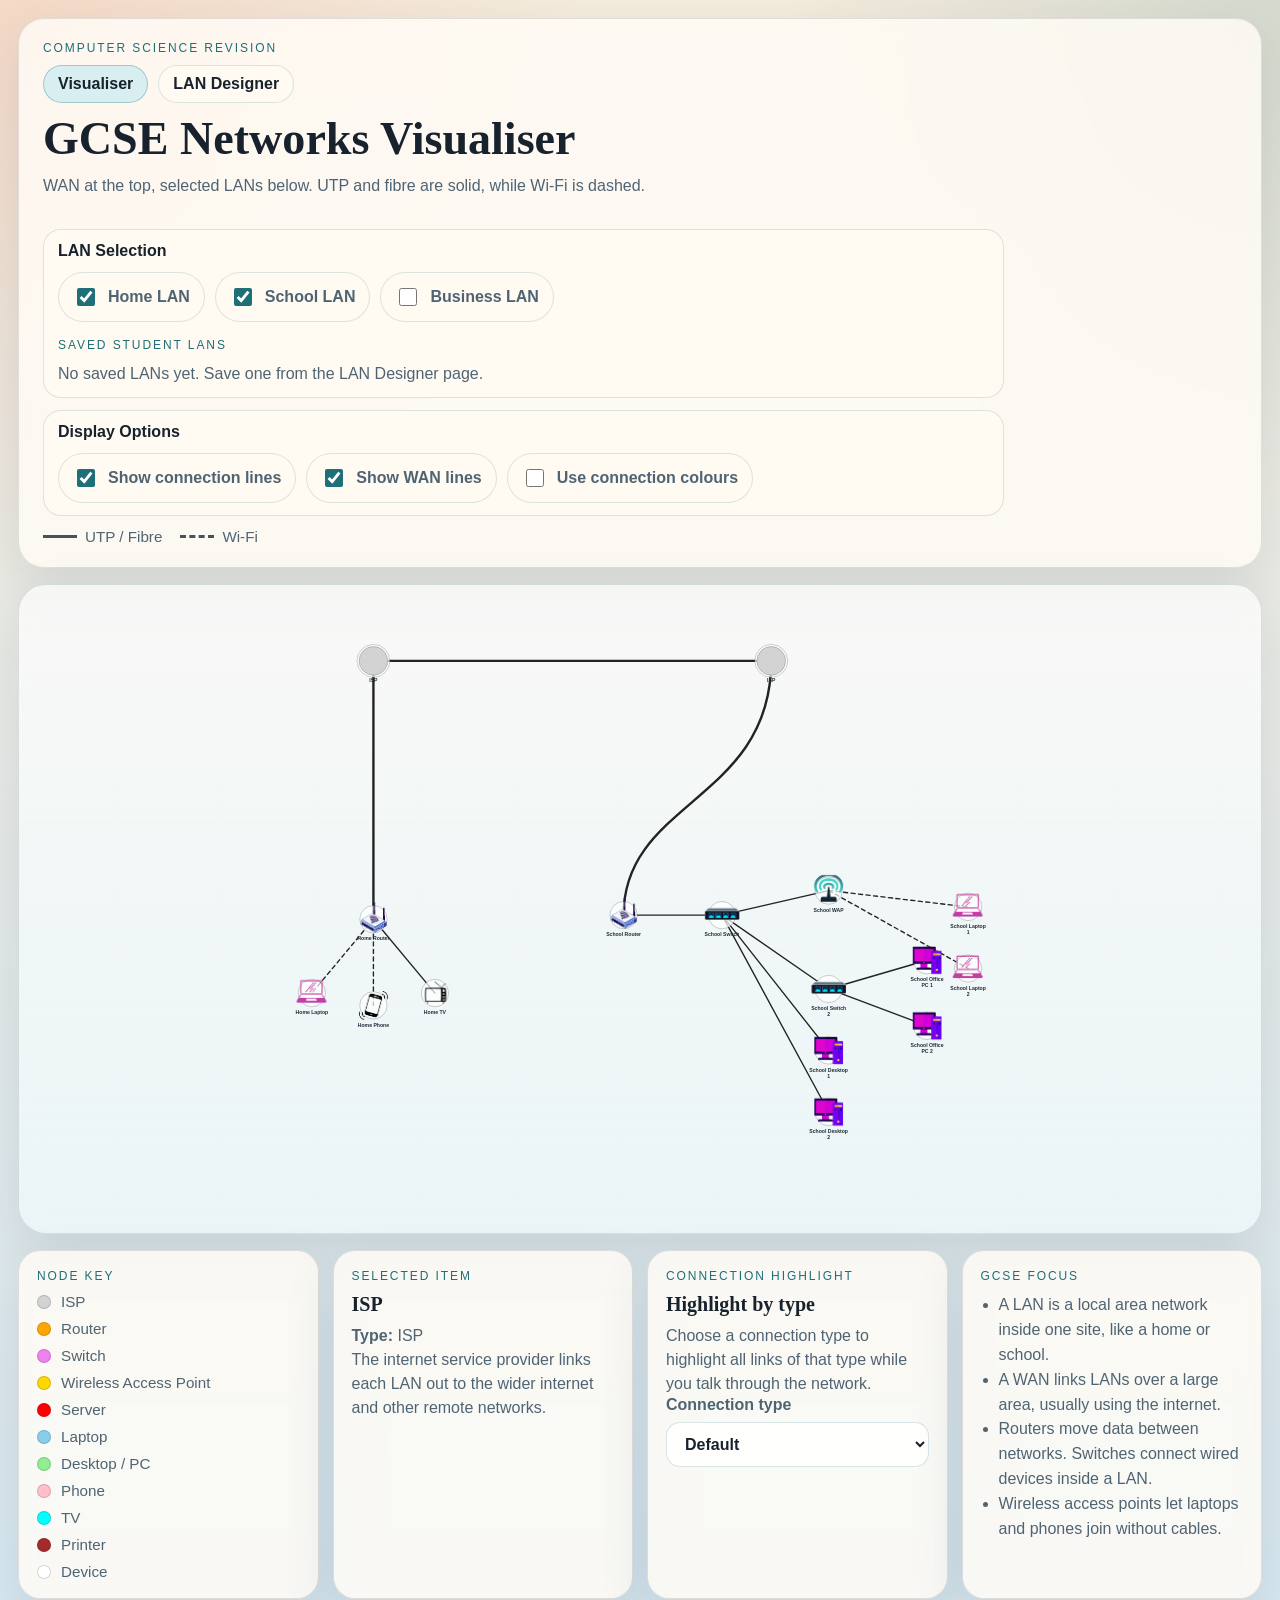
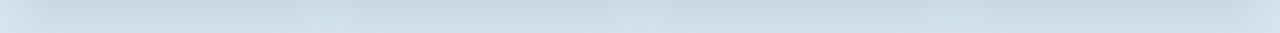
<file: web/index.html>
<!DOCTYPE html>
<html lang="en">
<head>
  <meta charset="UTF-8">
  <meta name="viewport" content="width=device-width, initial-scale=1.0">
  <title>GCSE Networks Visualiser</title>
  <link rel="stylesheet" href="styles.css">
</head>
<body>
  <div class="visualiser-page">
    <header class="topbar">
      <div class="topbar-copy">
        <p class="eyebrow">Computer Science Revision</p>
        <nav class="page-nav" aria-label="Pages">
          <a class="page-nav-link active" href="index.html">Visualiser</a>
          <a class="page-nav-link" href="designer.html">LAN Designer</a>
        </nav>
        <h1>GCSE Networks Visualiser</h1>
        <p class="intro">WAN at the top, selected LANs below. UTP and fibre are solid, while Wi-Fi is dashed.</p>
      </div>
      <div class="topbar-controls">
        <details class="control-dropdown" open>
          <summary>LAN Selection</summary>
          <form id="network-form" class="network-form">
            <label class="choice-chip">
              <input type="checkbox" name="network" value="home" checked>
              <span>Home LAN</span>
            </label>
            <label class="choice-chip">
              <input type="checkbox" name="network" value="school" checked>
              <span>School LAN</span>
            </label>
            <label class="choice-chip">
              <input type="checkbox" name="network" value="business">
              <span>Business LAN</span>
            </label>
            <div class="saved-network-panel">
              <p class="section-label">Saved Student LANs</p>
              <div id="saved-network-options" class="saved-network-options">
                <p class="small-note">No saved LANs yet. Save one from the LAN Designer page.</p>
              </div>
            </div>
          </form>
        </details>
        <details class="control-dropdown" open>
          <summary>Display Options</summary>
          <div class="dropdown-controls">
            <label class="choice-chip toggle-chip">
              <input id="show-lines-toggle" type="checkbox" checked>
              <span>Show connection lines</span>
            </label>
            <label class="choice-chip toggle-chip">
              <input id="show-wan-lines-toggle" type="checkbox" checked>
              <span>Show WAN lines</span>
            </label>
            <label class="choice-chip toggle-chip">
              <input id="show-connection-colours-toggle" type="checkbox">
              <span>Use connection colours</span>
            </label>
          </div>
        </details>
        <div class="legend">
          <span><i class="legend-line"></i> UTP / Fibre</span>
          <span><i class="legend-line dashed"></i> Wi-Fi</span>
        </div>
      </div>
    </header>

    <main class="visualiser-main">
      <div id="empty-state" class="empty-state" hidden>
        Choose at least one LAN to display the network.
      </div>

      <section id="diagram-wrapper" class="diagram-stage">
        <svg id="network-svg" viewBox="0 0 1200 800" role="img" aria-label="Network diagram"></svg>
      </section>

      <aside class="info-strip">
        <section class="info-card">
          <p class="section-label">Node key</p>
          <div id="node-legend" class="node-legend"></div>
        </section>

        <section class="info-card">
          <p class="section-label">Selected item</p>
          <div id="node-info" class="node-info">
            <h3>Click a device</h3>
            <p>Select a node in the diagram to see what it does in the network.</p>
          </div>
        </section>

        <section class="info-card">
          <p class="section-label">Connection Highlight</p>
          <div id="connection-info" class="node-info">
            <h3>Highlight by type</h3>
            <p>Choose a connection type to highlight all links of that type while you talk through the network.</p>
          </div>
          <label class="field-block">
            <span>Connection type</span>
            <select id="connection-colour-select" class="form-control">
              <option value="default">Default</option>
              <option value="wifi">Wi-Fi</option>
              <option value="utp">UTP</option>
              <option value="fibre">Fibre optic</option>
            </select>
          </label>
        </section>

        <section class="info-card">
          <p class="section-label">GCSE focus</p>
          <ul class="revision-points">
            <li>A LAN is a local area network inside one site, like a home or school.</li>
            <li>A WAN links LANs over a large area, usually using the internet.</li>
            <li>Routers move data between networks. Switches connect wired devices inside a LAN.</li>
            <li>Wireless access points let laptops and phones join without cables.</li>
          </ul>
        </section>
      </aside>
    </main>
  </div>

  <script src="app.js"></script>
</body>
</html>
</file>
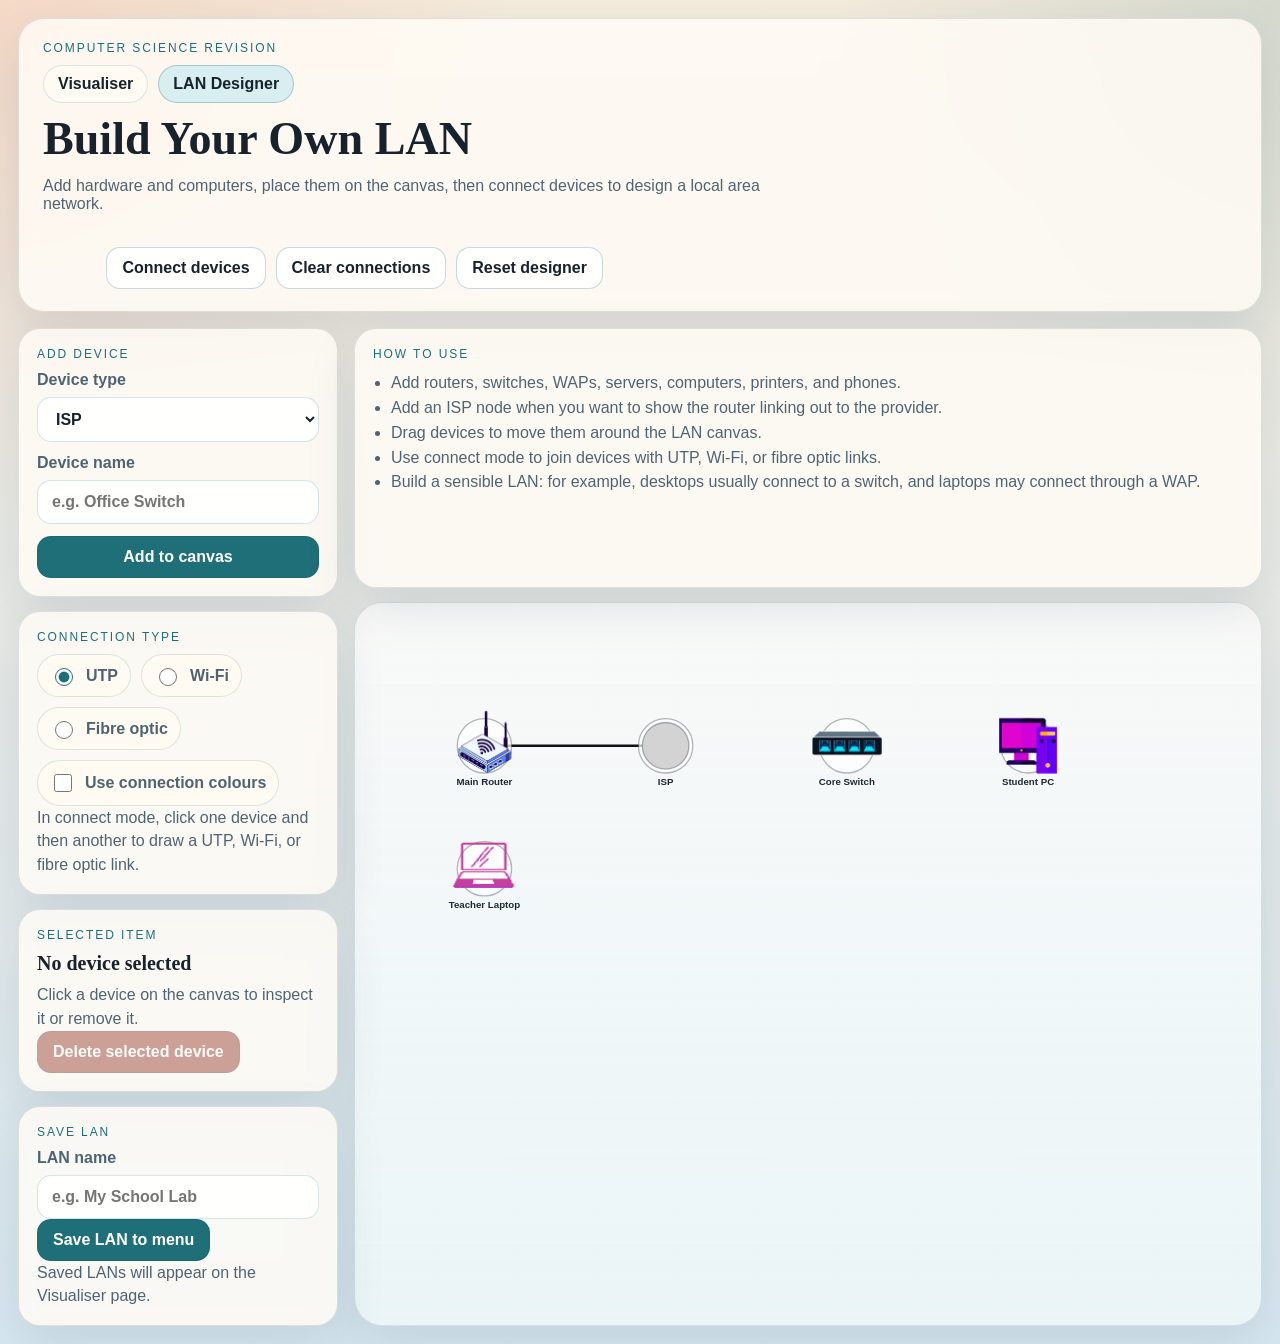
<file: web/designer.html>
<!DOCTYPE html>
<html lang="en">
<head>
  <meta charset="UTF-8">
  <meta name="viewport" content="width=device-width, initial-scale=1.0">
  <title>GCSE LAN Designer</title>
  <link rel="stylesheet" href="styles.css">
</head>
<body>
  <div class="visualiser-page">
    <header class="topbar">
      <div class="topbar-copy">
        <p class="eyebrow">Computer Science Revision</p>
        <nav class="page-nav" aria-label="Pages">
          <a class="page-nav-link" href="index.html">Visualiser</a>
          <a class="page-nav-link active" href="designer.html">LAN Designer</a>
        </nav>
        <h1>Build Your Own LAN</h1>
        <p class="intro">Add hardware and computers, place them on the canvas, then connect devices to design a local area network.</p>
      </div>
      <div class="topbar-controls designer-toolbar">
        <button id="connect-mode-button" class="action-button" type="button">Connect devices</button>
        <button id="clear-connections-button" class="action-button secondary" type="button">Clear connections</button>
        <button id="reset-design-button" class="action-button secondary" type="button">Reset designer</button>
      </div>
    </header>

    <main class="designer-layout">
      <aside class="designer-sidebar">
        <section class="info-card">
          <p class="section-label">Add device</p>
          <form id="device-form" class="designer-form">
            <label class="field-block">
              <span>Device type</span>
              <select id="device-type" class="form-control">
                <option value="isp">ISP</option>
                <option value="router">Router</option>
                <option value="switch">Switch</option>
                <option value="wap">Wireless access point</option>
                <option value="server">Server</option>
                <option value="desktop">Desktop / PC</option>
                <option value="laptop">Laptop</option>
                <option value="printer">Printer</option>
                <option value="phone">Phone</option>
                <option value="tv">TV</option>
              </select>
            </label>
            <label class="field-block">
              <span>Device name</span>
              <input id="device-name" class="form-control" type="text" placeholder="e.g. Office Switch">
            </label>
            <button class="action-button" type="submit">Add to canvas</button>
          </form>
        </section>

        <section class="info-card">
          <p class="section-label">Connection type</p>
          <div class="connection-choice-group">
            <label class="choice-chip compact">
              <input type="radio" name="connection-type" value="utp" checked>
              <span>UTP</span>
            </label>
            <label class="choice-chip compact">
              <input type="radio" name="connection-type" value="wifi">
              <span>Wi-Fi</span>
            </label>
            <label class="choice-chip compact">
              <input type="radio" name="connection-type" value="fibre">
              <span>Fibre optic</span>
            </label>
          </div>
          <label class="choice-chip compact toggle-chip">
            <input id="designer-connection-colours-toggle" type="checkbox">
            <span>Use connection colours</span>
          </label>
          <p class="small-note">In connect mode, click one device and then another to draw a UTP, Wi-Fi, or fibre optic link.</p>
        </section>

        <section class="info-card">
          <p class="section-label">Selected item</p>
          <div id="designer-info" class="node-info">
            <h3>No device selected</h3>
            <p>Click a device on the canvas to inspect it or remove it.</p>
          </div>
          <button id="delete-device-button" class="action-button danger" type="button" disabled>Delete selected device</button>
        </section>

        <section class="info-card">
          <p class="section-label">Save LAN</p>
          <label class="field-block">
            <span>LAN name</span>
            <input id="save-lan-name" class="form-control" type="text" placeholder="e.g. My School Lab">
          </label>
          <button id="save-lan-button" class="action-button" type="button">Save LAN to menu</button>
          <p id="save-status" class="small-note">Saved LANs will appear on the Visualiser page.</p>
        </section>
      </aside>

      <section class="designer-stage-wrap">
        <div class="info-card designer-instructions">
          <p class="section-label">How to use</p>
          <ul class="revision-points">
            <li>Add routers, switches, WAPs, servers, computers, printers, and phones.</li>
            <li>Add an ISP node when you want to show the router linking out to the provider.</li>
            <li>Drag devices to move them around the LAN canvas.</li>
            <li>Use connect mode to join devices with UTP, Wi-Fi, or fibre optic links.</li>
            <li>Build a sensible LAN: for example, desktops usually connect to a switch, and laptops may connect through a WAP.</li>
          </ul>
        </div>

        <div class="designer-stage">
          <svg id="designer-svg" viewBox="0 0 1400 900" role="img" aria-label="LAN design canvas"></svg>
        </div>
      </section>
    </main>
  </div>

  <script src="designer.js"></script>
</body>
</html>
</file>
<file: web/styles.css>
:root {
  --bg-top: #f5ecdd;
  --bg-bottom: #d7e7f0;
  --panel: rgba(255, 252, 246, 0.84);
  --panel-strong: rgba(255, 250, 242, 0.95);
  --ink: #17222d;
  --muted: #4f6473;
  --accent: #1f6f78;
  --outline: rgba(23, 34, 45, 0.12);
  --shadow: 0 18px 50px rgba(31, 58, 79, 0.12);
}

* {
  box-sizing: border-box;
}

body {
  margin: 0;
  min-height: 100vh;
  font-family: Verdana, Geneva, sans-serif;
  color: var(--ink);
  background:
    radial-gradient(circle at top left, rgba(244, 132, 95, 0.18), transparent 28%),
    radial-gradient(circle at top right, rgba(31, 111, 120, 0.15), transparent 24%),
    linear-gradient(180deg, var(--bg-top), var(--bg-bottom));
}

.visualiser-page {
  min-height: 100vh;
  padding: 18px;
  display: grid;
  grid-template-rows: auto 1fr;
  gap: 16px;
}

.topbar,
.diagram-stage,
.info-card,
.empty-state {
  background: var(--panel);
  backdrop-filter: blur(10px);
  border: 1px solid var(--outline);
  box-shadow: var(--shadow);
}

.topbar {
  border-radius: 26px;
  padding: 22px 24px;
  display: flex;
  justify-content: space-between;
  align-items: flex-start;
  gap: 18px 28px;
  flex-wrap: wrap;
}

.topbar-copy {
  max-width: 760px;
}

.page-nav {
  display: flex;
  gap: 10px;
  margin-bottom: 14px;
  flex-wrap: wrap;
}

.page-nav-link {
  display: inline-flex;
  align-items: center;
  padding: 9px 14px;
  border-radius: 999px;
  text-decoration: none;
  color: var(--ink);
  background: var(--panel-strong);
  border: 1px solid rgba(31, 111, 120, 0.16);
  font-weight: 700;
}

.page-nav-link.active {
  background: #d8eef0;
  border-color: rgba(31, 111, 120, 0.3);
}

.eyebrow,
.section-label {
  margin: 0 0 10px;
  text-transform: uppercase;
  letter-spacing: 0.16em;
  font-size: 0.75rem;
  color: var(--accent);
}

h1,
h2,
h3 {
  margin: 0;
  font-family: Georgia, "Times New Roman", serif;
}

h1 {
  font-size: clamp(2rem, 3.6vw, 3.4rem);
  line-height: 0.96;
  margin-bottom: 10px;
}

.intro,
.node-info p,
.revision-points,
.choice-chip,
.legend,
.node-legend {
  color: var(--muted);
}

.topbar-controls {
  min-width: min(100%, 560px);
  display: grid;
  gap: 12px;
}

.control-dropdown {
  background: var(--panel-strong);
  border: 1px solid rgba(31, 111, 120, 0.16);
  border-radius: 18px;
  padding: 12px 14px;
}

.control-dropdown summary {
  cursor: pointer;
  font-weight: 700;
  color: var(--ink);
  list-style: none;
}

.control-dropdown summary::-webkit-details-marker {
  display: none;
}

.control-dropdown[open] summary {
  margin-bottom: 12px;
}

.network-form {
  display: flex;
  gap: 10px;
  flex-wrap: wrap;
}

.dropdown-controls {
  display: flex;
  gap: 10px;
  flex-wrap: wrap;
}

.saved-network-panel {
  flex-basis: 100%;
  padding-top: 6px;
}

.saved-network-options {
  display: flex;
  gap: 10px;
  flex-wrap: wrap;
}

.saved-network-chip {
  display: flex;
  align-items: center;
  gap: 8px;
}

.saved-network-delete {
  border: 1px solid rgba(157, 73, 59, 0.22);
  background: rgba(255, 255, 255, 0.92);
  color: #9d493b;
  border-radius: 999px;
  padding: 10px 12px;
  font: inherit;
  font-weight: 700;
  cursor: pointer;
}

.choice-chip {
  display: flex;
  align-items: center;
  gap: 10px;
  padding: 12px 14px;
  border-radius: 999px;
  background: var(--panel-strong);
  border: 1px solid rgba(31, 111, 120, 0.16);
  font-weight: 700;
}

.choice-chip input {
  width: 18px;
  height: 18px;
  accent-color: var(--accent);
}

.choice-chip.compact {
  padding: 10px 12px;
}

.toggle-chip {
  width: fit-content;
}

.legend {
  display: flex;
  gap: 18px;
  flex-wrap: wrap;
  font-size: 0.95rem;
}

.legend span {
  display: inline-flex;
  align-items: center;
  gap: 8px;
}

.legend-line {
  width: 34px;
  height: 0;
  border-top: 3px solid #47525d;
}

.legend-line.dashed {
  border-top-style: dashed;
}

.visualiser-main {
  min-height: 0;
  display: grid;
  grid-template-rows: auto 1fr auto;
  gap: 16px;
}

.empty-state {
  padding: 18px;
  border-radius: 18px;
  color: #7d4a2e;
  background: rgba(255, 246, 239, 0.96);
  border-style: dashed;
}

.diagram-stage {
  min-height: 0;
  border-radius: 28px;
  overflow: hidden;
  background:
    linear-gradient(180deg, rgba(255, 255, 255, 0.7), rgba(237, 247, 248, 0.86)),
    repeating-linear-gradient(90deg, transparent, transparent 99px, rgba(31, 111, 120, 0.045) 100px),
    repeating-linear-gradient(0deg, transparent, transparent 99px, rgba(31, 111, 120, 0.045) 100px);
}

#network-svg {
  width: 100%;
  height: min(72vh, 980px);
  display: block;
}

.designer-layout {
  min-height: 0;
  display: grid;
  grid-template-columns: 320px minmax(0, 1fr);
  gap: 16px;
}

.designer-sidebar {
  display: grid;
  gap: 14px;
  align-content: start;
}

.designer-stage-wrap {
  min-width: 0;
  display: grid;
  gap: 14px;
}

.designer-stage {
  min-height: 0;
  border-radius: 28px;
  overflow: hidden;
  background:
    linear-gradient(180deg, rgba(255, 255, 255, 0.72), rgba(237, 247, 248, 0.88)),
    repeating-linear-gradient(90deg, transparent, transparent 79px, rgba(31, 111, 120, 0.045) 80px),
    repeating-linear-gradient(0deg, transparent, transparent 79px, rgba(31, 111, 120, 0.045) 80px);
  border: 1px solid var(--outline);
  box-shadow: var(--shadow);
}

#designer-svg {
  width: 100%;
  height: min(72vh, 980px);
  display: block;
}

.designer-toolbar {
  display: flex;
  gap: 10px;
  flex-wrap: wrap;
  justify-content: flex-end;
}

.designer-form {
  display: grid;
  gap: 12px;
}

.field-block {
  display: grid;
  gap: 8px;
  color: var(--muted);
  font-weight: 700;
}

.form-control {
  width: 100%;
  border: 1px solid rgba(31, 111, 120, 0.18);
  border-radius: 14px;
  padding: 12px 14px;
  font: inherit;
  color: var(--ink);
  background: rgba(255, 255, 255, 0.92);
}

.connection-choice-group {
  display: flex;
  gap: 10px;
  flex-wrap: wrap;
  margin-bottom: 10px;
}

.action-button {
  border: 1px solid rgba(12, 79, 87, 0.22);
  background: #1f6f78;
  color: white;
  border-radius: 14px;
  padding: 11px 15px;
  font: inherit;
  font-weight: 700;
  cursor: pointer;
}

.action-button.secondary {
  background: rgba(255, 255, 255, 0.92);
  color: var(--ink);
}

.action-button.danger {
  background: #9d493b;
}

.action-button:disabled {
  cursor: not-allowed;
  opacity: 0.5;
}

.small-note {
  margin: 0;
  color: var(--muted);
  line-height: 1.45;
}

.info-strip {
  display: grid;
  grid-template-columns: repeat(4, minmax(0, 1fr));
  gap: 14px;
}

.info-card {
  border-radius: 22px;
  padding: 18px;
}

.node-legend {
  display: grid;
  gap: 10px;
}

.legend-item {
  display: flex;
  align-items: center;
  gap: 10px;
  font-size: 0.95rem;
}

.swatch {
  width: 14px;
  height: 14px;
  border-radius: 999px;
  border: 1px solid rgba(23, 34, 45, 0.18);
}

.revision-points {
  margin: 0;
  padding-left: 18px;
  line-height: 1.55;
}

.node-info h3 {
  margin-bottom: 8px;
  font-size: 1.25rem;
}

.node-info p {
  margin: 0;
  line-height: 1.5;
}

.network-edge {
  stroke: #111111;
  stroke-width: 4;
  stroke-linecap: round;
  opacity: 0.92;
}

.network-edge.wan-edge {
  stroke-width: 7;
}

.network-edge.wifi {
  stroke-dasharray: 12 10;
}

.network-edge.type-highlight {
  opacity: 1;
  filter: drop-shadow(0 0 5px rgba(12, 79, 87, 0.35));
}

.network-edge.wifi.type-highlight {
  stroke: #0f62fe;
}

.network-edge.utp.type-highlight {
  stroke: #f4c430;
}

.network-edge.fibre.type-highlight {
  stroke: #c1121f;
}

#network-svg.color-connections .network-edge {
  stroke: #111111;
}

#network-svg.color-connections .network-edge.wifi {
  stroke: #0f62fe;
}

#network-svg.color-connections .network-edge.utp {
  stroke: #f4c430;
}

#network-svg.color-connections .network-edge.fibre {
  stroke: #c1121f;
}

.network-node {
  cursor: pointer;
  transition: transform 0.2s ease, filter 0.2s ease;
}

.network-node:hover {
  transform: translateY(-3px);
  filter: brightness(1.05);
}

.network-node circle {
  stroke: rgba(23, 34, 45, 0.32);
  stroke-width: 2;
}

.network-node-halo {
  fill: rgba(255, 255, 255, 0.72);
  stroke: rgba(23, 34, 45, 0.16);
  stroke-width: 2;
}

.network-node.active circle {
  stroke: #0c4f57;
  stroke-width: 4;
}

.network-node.active .network-node-halo {
  stroke: #0c4f57;
  stroke-width: 4;
}

.network-label {
  font-size: 15px;
  text-anchor: middle;
  fill: #1d2a35;
  font-weight: 700;
}

.network-cluster-label {
  font-size: 22px;
  text-anchor: middle;
  fill: rgba(23, 34, 45, 0.68);
  font-family: Georgia, "Times New Roman", serif;
}

.designer-connection {
  stroke: #111111;
  stroke-width: 4;
  stroke-linecap: round;
}

.designer-connection.wifi {
  stroke-dasharray: 12 10;
}

#designer-svg.color-connections .designer-connection {
  stroke: #111111;
}

#designer-svg.color-connections .designer-connection.wifi {
  stroke: #0f62fe;
}

#designer-svg.color-connections .designer-connection.utp {
  stroke: #f4c430;
}

#designer-svg.color-connections .designer-connection.fibre {
  stroke: #c1121f;
}

.designer-node {
  cursor: grab;
}

.designer-node circle {
  stroke: rgba(23, 34, 45, 0.32);
  stroke-width: 2;
}

.designer-node-halo {
  fill: rgba(255, 255, 255, 0.72);
  stroke: rgba(23, 34, 45, 0.16);
  stroke-width: 2;
}

.designer-node.selected circle,
.designer-node.connecting circle {
  stroke: #0c4f57;
  stroke-width: 4;
}

.designer-node.selected .designer-node-halo,
.designer-node.connecting .designer-node-halo {
  stroke: #0c4f57;
  stroke-width: 4;
}

.designer-node text {
  font-size: 15px;
  text-anchor: middle;
  fill: #1d2a35;
  font-weight: 700;
}

@media (max-width: 1100px) {
  .info-strip {
    grid-template-columns: 1fr;
  }

  .designer-layout {
    grid-template-columns: 1fr;
  }
}

@media (max-width: 820px) {
  .visualiser-page {
    padding: 12px;
  }

  .topbar {
    padding: 18px;
  }

  #network-svg {
    height: min(64vh, 760px);
  }
}
</file>
